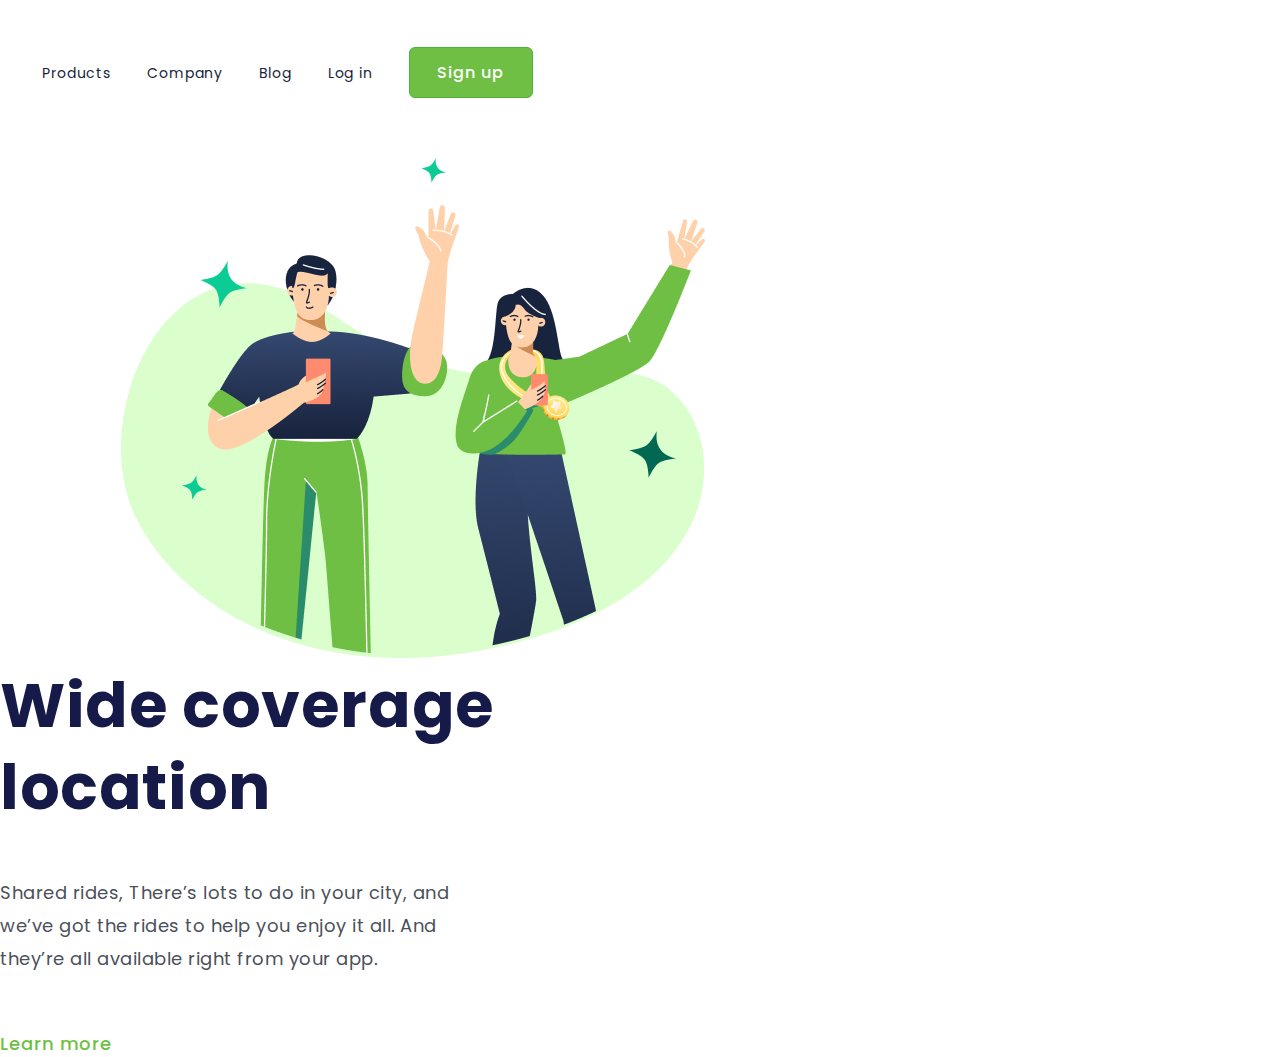
<file: Projeto Congratulations You Get 40 point (2)/index.html>
<!DOCTYPE html>
<html lang="en">
<head>
    <meta charset="UTF-8">
    <meta name="viewport" content="width=device-width, initial-scale=1.0">
    <title>(Positive) Congratulations You Get 40 point for your ride</title>
    <link rel="stylesheet" href="./styles.css"> 
    <link rel="preconnect" href="https://fonts.googleapis.com">
    <link rel="preconnect" href="https://fonts.gstatic.com" crossorigin>
    <link href="https://fonts.googleapis.com/css2?family=Poppins:wght@400;500;700&display=swap" rel="stylesheet">
</head>
<body>
   <header>
        <a class="link-header">Products</a>
        <a class="link-header">Company</a>
        <a class="link-header">Blog</a>
        <a class="link-header">Log in</a>
        <button>Sign up</button>
   </header> 
   <img src="./(Positive) Congratulation You get 40 point for your ride.png">
   <section>
        <h1>Wide coverage location</h1>
        <p>Shared rides, There’s lots to do in your city, and we’ve got the rides to help you enjoy it all. And they’re all available right from your app.</p>
        <a class="link-section">Learn more</a>
   </section>
</body>
</html>
</file>
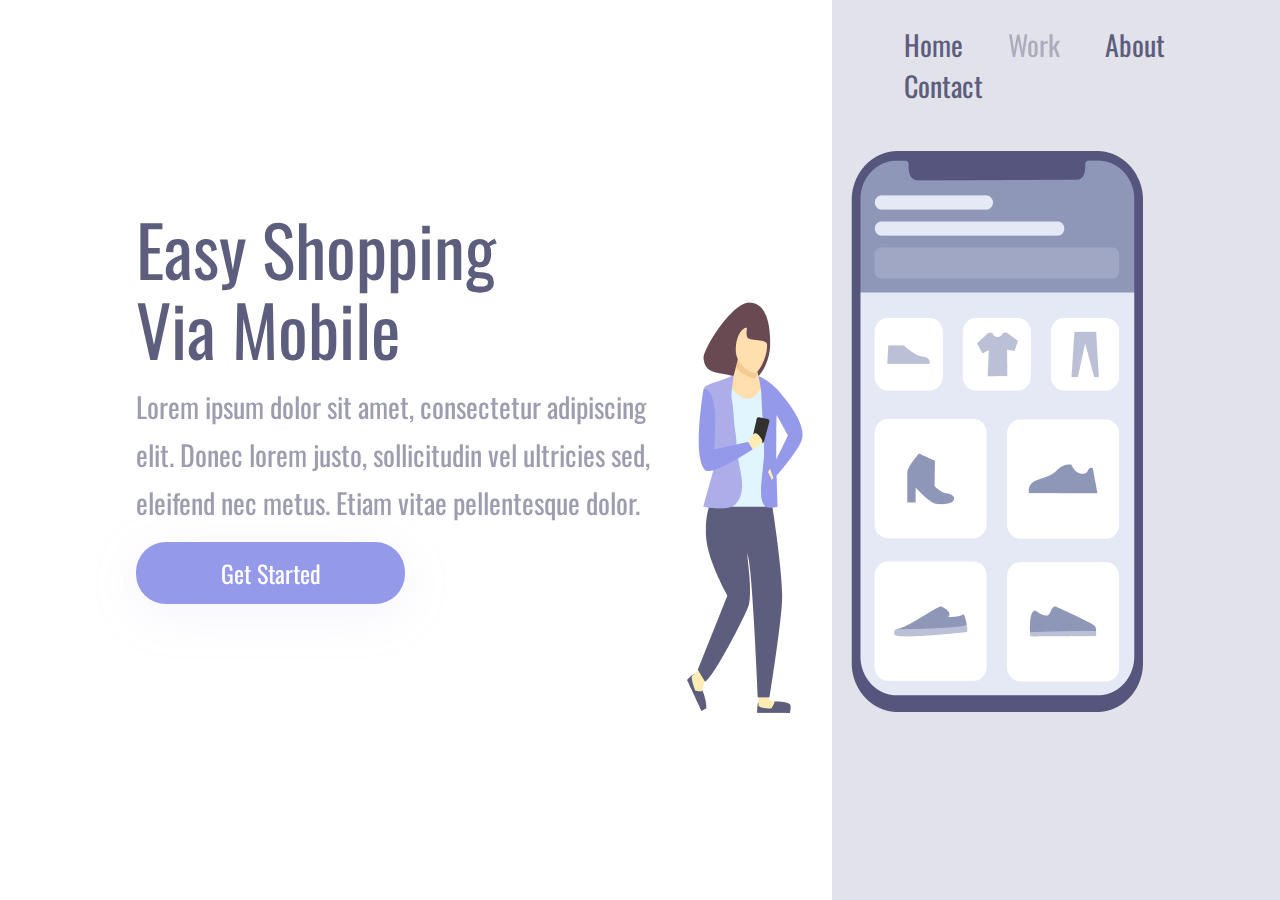
<file: Projeto Shopping Via Mobile (3)/index.html>
<!DOCTYPE html>
<html lang="en">
<head>
    <meta charset="UTF-8">
    <meta name="viewport" content="width=device-width, initial-scale=1.0">
    <title>Shopping Via Mobile Illustration</title>
    <link rel="preconnect" href="https://fonts.googleapis.com">
    <link rel="preconnect" href="https://fonts.gstatic.com" crossorigin>
    <link href="https://fonts.googleapis.com/css2?family=Oswald&display=swap" rel="stylesheet">
    <link rel="stylesheet" href="./styles.css">
</head>
<body>
    <div class="conteiner">
        <div class="conteiner-left">
            <section>
                <h1>Easy Shopping Via Mobile</h1>
                <p>Lorem ipsum dolor sit amet, consectetur  adipiscing elit. Donec lorem justo, sollicitudin vel ultricies sed, eleifend nec metus. Etiam vitae pellentesque dolor. </p>
                <button>Get Started</button>
            </section>
        </div>
        <div class="conteiner-right">
            <header>
                <a>Home</a>
                <a>Work</a>
                <a>About</a>
                <a>Contact</a>
            </header>
            <img src="./Illustration-3-3.png">
        </div>
    </div>
</body>
</html>
</file>
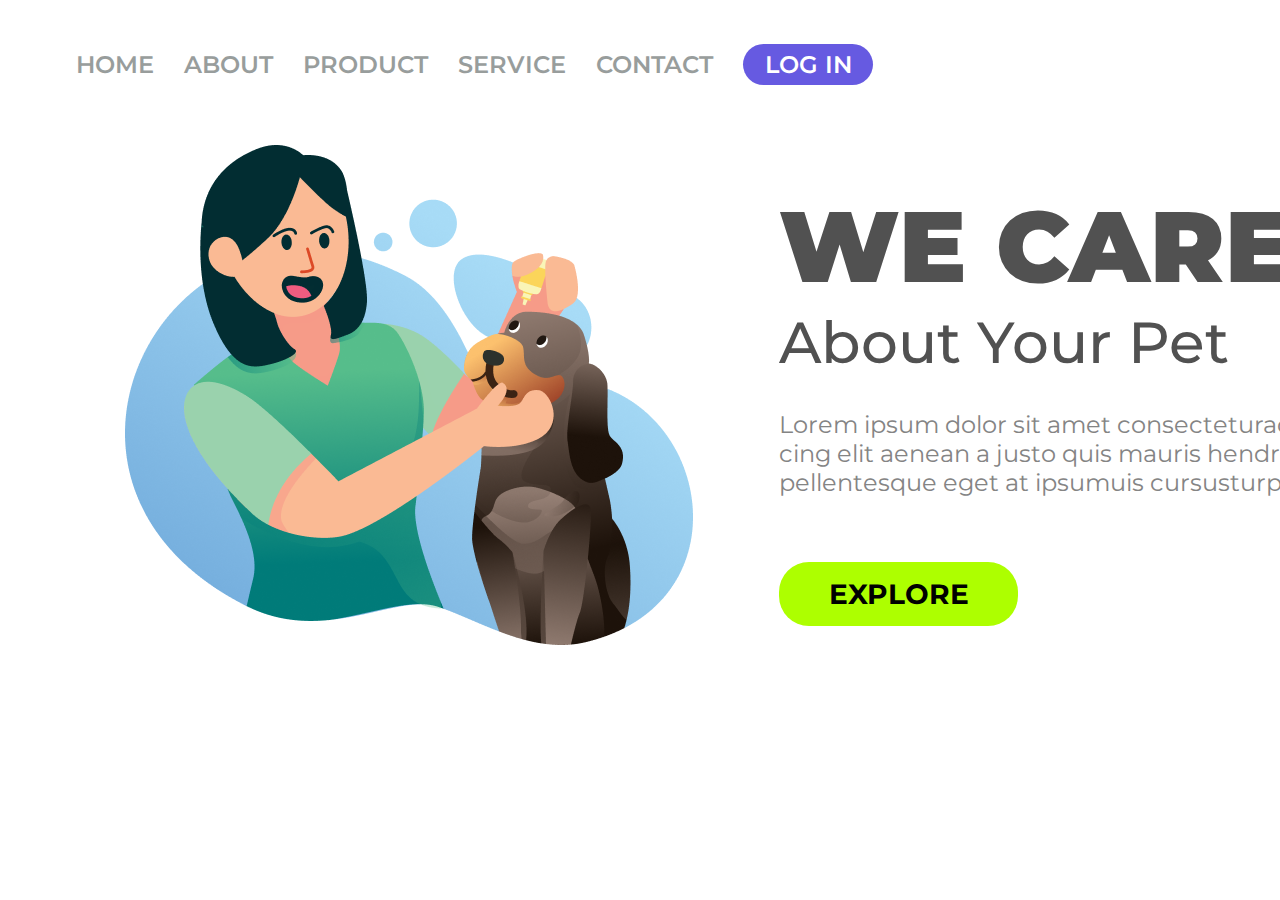
<file: Projeto We Care (1)/index.html>
<!DOCTYPE html>
<html lang="en">
<head>
    <meta charset="UTF-8">
    <meta name="viewport" content="width=device-width, initial-scale=1.0">
    <link rel="preconnect" href="https://fonts.googleapis.com">
    <link rel="preconnect" href="https://fonts.gstatic.com" crossorigin>
    <link href="https://fonts.googleapis.com/css2?family=Montserrat:ital,wght@0,100..900;1,100..900&display=swap" rel="stylesheet">
    <link rel="stylesheet" href="./styles.css">
    <title>We Care Your Pet 3</title>
</head>
<body>
    <header>
        <a>HOME</a>
        <a>ABOUT</a>
        <a>PRODUCT</a>
        <a>SERVICE</a>
        <a>CONTACT</a>
        <button class="button-header">LOG IN</button>
    </header>
    <img src="./Illustration 2.png"> 
    <section>
        <h1>WE CARE</h1>
        <h2>About Your Pet</h2>
        <p>Lorem ipsum dolor sit amet consecteturad cing elit aenean a justo quis mauris hendri pellentesque eget at ipsumuis cursusturpi.</p>
        <button class="button-section">EXPLORE</button>
    </section>
</body>
</html>
</file>
<file: Projeto Congratulations You Get 40 point (2)/styles.css>
*{
    margin: 0;
    padding: 0;
    box-sizing: border-box;
    font-family: "Poppins", sans-serif;
}

header{
    margin: 47px 0 0 42px;
}

.link-header{
    color: #17233D;
    text-align: center;
    font-size: 14px;
    font-style: normal;
    font-weight: 400;
    line-height: normal;
    letter-spacing: 0.875px;
    margin-right: 32px;
    cursor: pointer;
}

button{
    width: 124px;
    height: 51px;
    flex-shrink: 0;
    border-radius: 6px;
    border: 1px solid #4CB538;
    background: #6FBF44;
    color: #FFF;
    font-size: 16px;
    font-style: normal;
    font-weight: 500;
    line-height: normal;
    letter-spacing: 1px;
    cursor: pointer;
}

img{
    margin: 60px 96px 0 121px;
}

section{
    display: inline-block;
}

h1{
    color: #161A49;
    font-size: 62px;
    font-style: normal;
    font-weight: 700;
    line-height: 82px; 
    letter-spacing: 0.596px;
    width: 582px;
}

p{
    color: #4B505A;
    font-size: 18px;
    font-style: normal;
    font-weight: 400;
    line-height: 33px; 
    letter-spacing: 0.5px;
    width: 493px;
    margin: 47px 0 55px 0;
}

.link-section{
    color: #6FBF44;
    font-size: 18px;
    font-style: normal;
    font-weight: 500;
    line-height: normal;
    letter-spacing: 1px;
    cursor: pointer;
}

@media screen and (max-width: 800px){
    .link-header{
        display: none;
    }

    button{
        width: 91px;
        height: 31px;
        flex-shrink: 0;
        font-size: 12px;
        margin: -15px 0 0 55%;
    }

    img{
        width: 312px;
        height: 288px;
        position: absolute;
        margin: 90% 0 0 14px;
    }

    section{
        margin: 50px 10px 0 22px;
    }

    h1{
        width: 278px;
        text-align: center;
        font-size: 30px;
        line-height: 30px;
        margin: -6% 0 25px 13px;
    }

    p{
        width: 304px;
        text-align: center;
        margin: 10px 0 25% 0px;
    }

    .link-section{
        position: absolute;
        margin: -14% 0 0 25%;
    }
}
</file>
<file: Projeto Shopping Via Mobile (3)/styles.css>
*{
    margin: 0;
    padding: 0;
    box-sizing: border-box;
    font-family: "Oswald", serif;
    font-weight: 400;
}

.conteiner{
    height: 100vh;
    width: 100vw;
}

.conteiner-left{
    width: 65vw;
    display: inline-block;
}

section{
    margin-left: 136px;
    margin-top: 25%;
}

h1{
    color: #5D5D7D;
    font-size: 70px;
    font-style: normal;
    line-height: 80px;
    width: 368px;
}

p{
    color: #5D5D7D;
    font-size: 28px;
    font-style: normal;
    line-height: 48px; 
    opacity: 0.6;
    width: 540px;
    margin: 15px 0;
}

button{
    width: 269px;
    height: 62px;
    flex-shrink: 0;
    background: #9499EA;
    filter: drop-shadow(0px 10px 24px rgba(148, 153, 234, 0.10));
    border: none;
    border-radius: 30px;
    color: #FFF;
    text-align: center;
    font-size: 24px;
    font-style: normal;
    line-height: normal;
    cursor: pointer;
}

button:hover{
    opacity: 0.8;
}

button:active{
    opacity: 0.6;
}

.conteiner-right{
    display: inline-block;
    background: rgba( 73, 73, 125, 0.16);
    height: 100%;
    padding-right: 5%;
    position: absolute;
}

header{
    margin: 24px 0 0 72px;
    word-spacing: 41px;
}

header :nth-child(2){
    opacity: 0.4;
}

a{
    color: #5D5D7D;
    font-size: 28px;
    font-style: normal;
    line-height: normal;
    cursor: pointer;
}

a:hover{
    opacity: 0.8;
}

img{
    margin-top: 10%;
    position: absolute;
    margin-left: -145px;
}

@media screen and (max-width: 1000px){
    .conteiner-left{
        width: 100vh;
        height: 40vh;
        display: block;
    }

    section{
        margin: 8% 0 0 6%;
    }

    h1{
        text-align: center;
        font-size: 42px;
        line-height: 52px; 
        width: 234px;
        margin-left: 27px;
    }

    p{
        text-align: center;
        font-size: 14px;
        line-height: 24px;
        width: 229px;
        margin: 3% 0 -40px 4%;
    }

    button{
        position: relative;
        margin: 8% 0 0 10px;
    }

    .conteiner-right{
        width: 100vh;
        height: 60%;
        display: block;
        position: relative;
        margin-top: 5px;
    }

    header{
        display: none;
    }

    img{
        width: 375px;
        height: 415px;
        flex-shrink: 0;
        margin: 0 0 0 2%;
        padding: 40px;
    }
}
</file>
<file: Projeto We Care (1)/styles.css>
*{
    margin: 0;
    padding: 0;
    box-sizing: border-box;
    font-family: "Montserrat", sans-serif;
}

header{
    color: #989D9C;
    font-size: 24px;
    font-style: normal;
    font-weight: 600;
    line-height: normal;
    margin: 44px 0 0 76px;
    word-spacing: 23px;
}

a{
    cursor: pointer;
}

.button-header{
    width: 130px;
    height: 41px;
    flex-shrink: 0;
    border-radius: 30px;
    background: #665AE1;
    border: none;
    color: #FFF;
    font-size: 24px;
    font-style: normal;
    font-weight: 600;
    line-height: normal;
    cursor: pointer;
}

img{
    margin: 60px 86px 0 125px;
}

section{
    display: inline-block;
    position: absolute;
    margin-top: 100px;
}

h1{
    color: #515151;
    font-size: 100px;
    font-style: normal;
    font-weight: 900;
    line-height: normal;
}

h2{
    color: #515151;
    font-size: 58px;
    font-style: normal;
    font-weight: 500;
    line-height: normal;
}

p{
    color: #848484;
    font-size: 24px;
    font-style: normal;
    font-weight: 400;
    line-height: normal;
    width: 515px;
    margin: 32px 0 65px 0;
}

.button-section{
    width: 239px;
    height: 64px;
    flex-shrink: 0;
    border-radius: 30px;
    background: #ADFF00;
    border: none;
    color: #000;
    font-size: 28px;
    font-style: normal;
    font-weight: 700;
    line-height: normal;
    cursor: pointer;
}

@media screen and (max-width: 900px) {
    header{
        display: none;
    }

    img{
        width: 354px;
        height: 317px;
        margin: 45% 0 0 17px;
    }

    section{
        display: block;
        margin: 20px 0 0 65px;
    }

    h1{
        font-size: 50px;
    }

    h2{
        font-size: 30px;
        margin: 0 0 17px 13px;
    }

    p{
        display: none;
    }

    .button-section{
        margin-left: 10px;
    }
}
</file>
